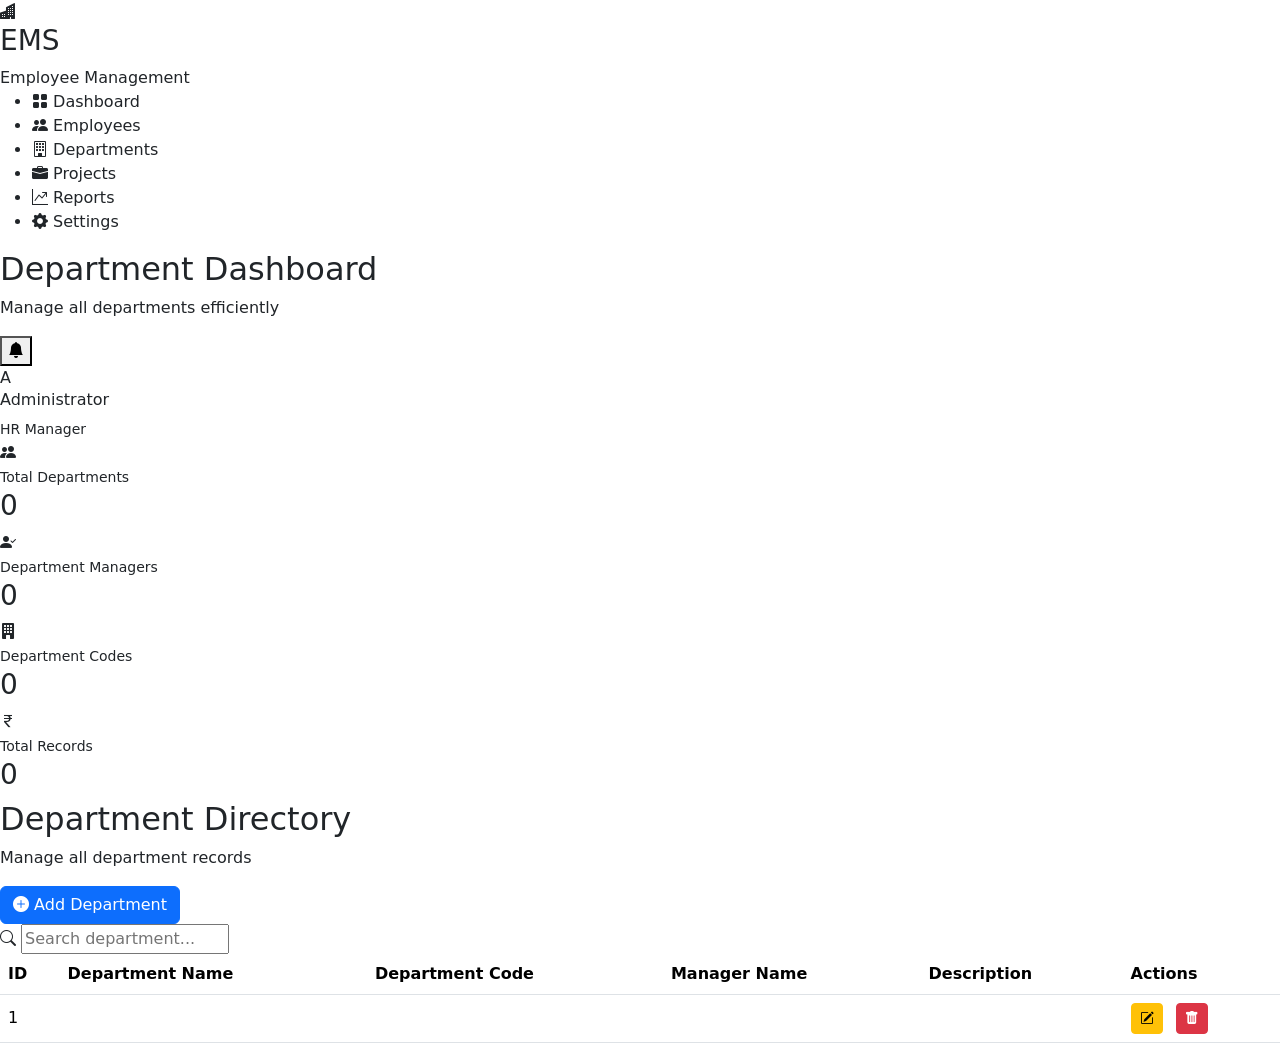
<file: src/main/resources/templates/departments.html>
<!DOCTYPE html>
<html xmlns:th="http://www.thymeleaf.org">

<head>

    <meta charset="UTF-8">
    <meta name="viewport" content="width=device-width, initial-scale=1.0">

    <title>Department Management System</title>

    <!-- Bootstrap -->

    <link href="https://cdn.jsdelivr.net/npm/bootstrap@5.3.3/dist/css/bootstrap.min.css" rel="stylesheet">

    <!-- Bootstrap Icons -->

    <link rel="stylesheet" href="https://cdn.jsdelivr.net/npm/bootstrap-icons@1.11.3/font/bootstrap-icons.min.css">

    <!-- Custom CSS -->

    <link rel="stylesheet" th:href="@{/css/style.css}">

</head>

<body>

    <div class="wrapper">

        <!-- ========================= SIDEBAR ========================= -->

        <aside class="sidebar">

            <div class="logo">

                <i class="bi bi-buildings-fill"></i>

                <div>

                    <h3>EMS</h3>

                    <span>Employee Management</span>

                </div>

            </div>

            <ul class="menu">

                <li class="active">
                    <a th:href="@{/employees}">
                        <i class="bi bi-grid-fill"></i>
                        Dashboard
                    </a>
                </li>

                <li>
                    <a th:href="@{/employees}">
                        <i class="bi bi-people-fill"></i>
                        Employees
                    </a>
                </li>

                <li>
                    <a th:href="@{/departments}">
                        <i class="bi bi-building"></i>
                        Departments
                    </a>
                </li>
                <li>
                    <a th:href="@{/projects}">
                        <i class="bi bi-briefcase-fill"></i>
                        Projects
                    </a>
                </li>

                <li>
                    <a th:href="@{/reports}">
                        <i class="bi bi-graph-up-arrow"></i>
                        Reports
                    </a>
                </li>

                <li>
                    <a th:href="@{/settings}">
                        <i class="bi bi-gear-fill"></i>
                        Settings
                    </a>
                </li>

            </ul>

        </aside>

        <!-- ========================= MAIN CONTENT ========================= -->

        <div class="main-content">

            <!-- ================= TOPBAR ================= -->

            <div class="topbar">

                <div>

                    <h2>Department Dashboard</h2>

                    <p>

                        Manage all departments efficiently

                    </p>

                </div>

                <div class="top-right">

                    <button class="notification">

                        <i class="bi bi-bell-fill"></i>

                    </button>

                    <div class="admin">

                        <div class="avatar">

                            A

                        </div>

                        <div>

                            <h6>Administrator</h6>

                            <small>

                                HR Manager

                            </small>

                        </div>

                    </div>

                </div>

            </div>

            <!-- ================= DASHBOARD CARDS ================= -->

            <div class="cards">

                <!-- Card 1 -->

                <div class="dashboard-card">

                    <div class="icon blue">

                        <i class="bi bi-people-fill"></i>

                    </div>

                    <div>

                        <small>Total Departments</small>
                        <h3 th:text="${departments.size()}">0</h3>

                    </div>

                </div>

                <!-- Card 2 -->

                <div class="dashboard-card">

                    <div class="icon green">

                        <i class="bi bi-person-check-fill"></i>

                    </div>

                    <div>

                        <small>Department Managers</small>
                        <h3 th:text="${departments.size()}">0</h3>
                    </div>

                </div>
                <!-- Card 3 -->

                <div class="dashboard-card">

                    <div class="icon orange">

                        <i class="bi bi-building-fill"></i>

                    </div>

                    <div>

                        <small>Department Codes</small>
                        <h3 th:text="${departments.size()}">0</h3>

                    </div>

                </div>

                <!-- Card 4 -->

                <div class="dashboard-card">

                    <div class="icon purple">

                        <i class="bi bi-currency-rupee"></i>

                    </div>

                    <div>

                        <small>Total Records</small>

                        <h3 th:text="${departments.size()}">0</h3>

                    </div>

                </div>

            </div>

            <!-- ================= EMPLOYEE DIRECTORY ================= -->

            <div class="table-card">

                <div class="table-header">

                    <div>

                        <h2>Department Directory</h2>
                        <p>Manage all department records</p>

                    </div>

                    <a th:href="@{/departments/new}" class="btn btn-primary add-btn">

                        <i class="bi bi-plus-circle-fill"></i>

                        Add Department

                    </a>

                </div>

                <!-- Search Box -->

                <div class="search-box">

                    <i class="bi bi-search"></i>

                    <input type="text" id="searchInput" placeholder="Search department...">

                </div>

                <div class="table-responsive">

                    <table class="table align-middle">

                        <thead>
                            <tr>
                                <th>ID</th>
                                <th>Department Name</th>
                                <th>Department Code</th>
                                <th>Manager Name</th>
                                <th>Description</th>
                                <th>Actions</th>
                            </tr>
                        </thead>

                        <tbody>

                            <tr th:each="department : ${departments}">

                                <td>
                                    <span class="id-badge" th:text="${department.id}">1</span>
                                </td>

                                <td th:text="${department.departmentName}"></td>

                                <td th:text="${department.departmentCode}"></td>

                                <td th:text="${department.managerName}"></td>

                                <td th:text="${department.description}"></td>

                                <td>

                                    <a th:href="@{/departments/edit/{id}(id=${department.id})}"
                                        class="btn btn-warning btn-sm">

                                        <i class="bi bi-pencil-square"></i>

                                    </a>

                                    <a th:href="@{/departments/{id}(id=${department.id})}"
                                        class="btn btn-danger btn-sm ms-2"
                                        onclick="return confirm('Are you sure you want to delete this department?')">

                                        <i class="bi bi-trash-fill"></i>

                                    </a>

                                </td>

                            </tr>

                        </tbody>
                    </table>

                </div>

            </div>
        </div>

    </div>

    <script>

        const searchInput = document.getElementById("searchInput");

        if (searchInput) {

            searchInput.addEventListener("keyup", function () {

                let filter = this.value.toLowerCase();

                let rows = document.querySelectorAll("tbody tr");

                rows.forEach(function (row) {

                    let text = row.innerText.toLowerCase();

                    if (text.indexOf(filter) > -1) {

                        row.style.display = "";

                    } else {

                        row.style.display = "none";

                    }

                });

            });

        }

    </script>

    <script src="https://cdn.jsdelivr.net/npm/bootstrap@5.3.3/dist/js/bootstrap.bundle.min.js"></script>

</body>

</html>
</file>
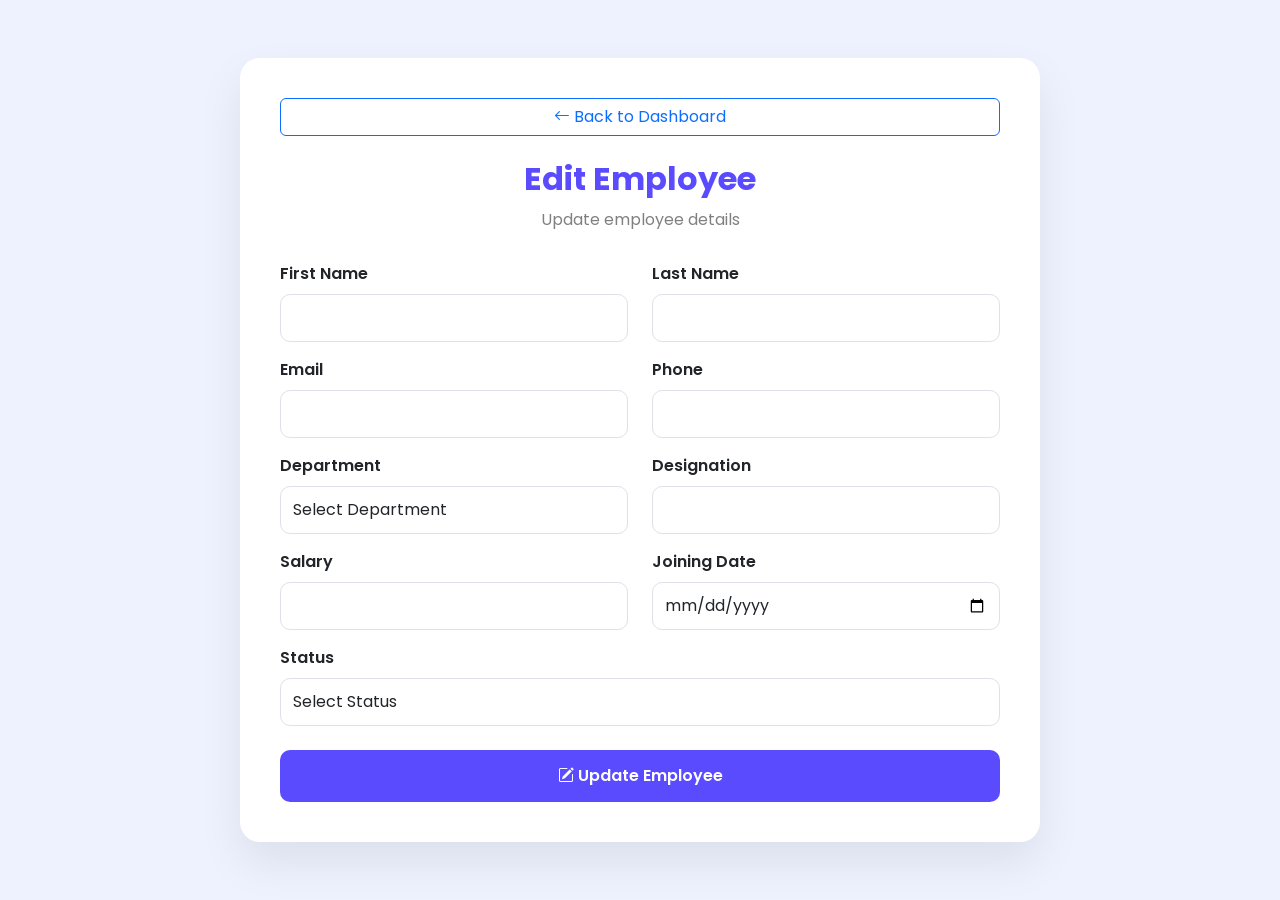
<file: src/main/resources/templates/edit_employee.html>
<!DOCTYPE html>
<html xmlns:th="http://www.thymeleaf.org">

<head>

    <meta charset="UTF-8">
    <meta name="viewport" content="width=device-width, initial-scale=1">

    <title>Edit Employee</title>

    <!-- Bootstrap -->
    <link href="https://cdn.jsdelivr.net/npm/bootstrap@5.3.3/dist/css/bootstrap.min.css"
          rel="stylesheet">

    <!-- Bootstrap Icons -->
    <link rel="stylesheet"
          href="https://cdn.jsdelivr.net/npm/bootstrap-icons@1.11.3/font/bootstrap-icons.min.css">

    <!-- Google Font -->
    <link href="https://fonts.googleapis.com/css2?family=Poppins:wght@300;400;500;600;700&display=swap"
          rel="stylesheet">

    <style>

        *{
            margin:0;
            padding:0;
            box-sizing:border-box;
            font-family:'Poppins',sans-serif;
        }

        body{
            background:#EEF2FF;
            min-height:100vh;
            display:flex;
            justify-content:center;
            align-items:center;
            padding:40px;
        }

        .card{
            width:800px;
            border:none;
            border-radius:20px;
            padding:40px;
            box-shadow:0 20px 45px rgba(0,0,0,.08);
        }

        h2{
            text-align:center;
            font-weight:700;
            color:#5B4BFF;
            margin-bottom:10px;
        }

        p{
            text-align:center;
            color:gray;
            margin-bottom:30px;
        }

        .form-label{
            font-weight:600;
        }

        .form-control{
            border-radius:10px;
            height:48px;
        }

        .btn-update{
            width:100%;
            background:#5B4BFF;
            color:white;
            height:52px;
            border:none;
            border-radius:10px;
            font-weight:600;
        }

        .btn-update:hover{
            background:#4338CA;
        }

    </style>

</head>

<body>

<div class="card">

    <a th:href="@{/employees}" class="btn btn-outline-primary mb-4">

        <i class="bi bi-arrow-left"></i>

        Back to Dashboard

    </a>

    <h2>Edit Employee</h2>

    <p>Update employee details</p>

    <form th:action="@{/employees}"
          th:object="${employee}"
          method="post">

        <input type="hidden" th:field="*{id}">

        <div class="row">

            <div class="col-md-6 mb-3">
                <label class="form-label">First Name</label>
                <input type="text" class="form-control" th:field="*{firstName}">
            </div>

            <div class="col-md-6 mb-3">
                <label class="form-label">Last Name</label>
                <input type="text" class="form-control" th:field="*{lastName}">
            </div>

            <div class="col-md-6 mb-3">
                <label class="form-label">Email</label>
                <input type="email" class="form-control" th:field="*{email}">
            </div>

            <div class="col-md-6 mb-3">
                <label class="form-label">Phone</label>
                <input type="text" class="form-control" th:field="*{phone}">
            </div>

            <div class="col-md-6 mb-3">
                <label class="form-label">Department</label>

                <select class="form-control" th:field="*{department}">
                    <option value="">Select Department</option>
                    <option value="HR">HR</option>
                    <option value="IT">IT</option>
                    <option value="Finance">Finance</option>
                    <option value="Marketing">Marketing</option>
                    <option value="Sales">Sales</option>
                </select>

            </div>

            <div class="col-md-6 mb-3">
                <label class="form-label">Designation</label>
                <input type="text" class="form-control" th:field="*{designation}">
            </div>

            <div class="col-md-6 mb-3">
                <label class="form-label">Salary</label>
                <input type="number" class="form-control" th:field="*{salary}">
            </div>

            <div class="col-md-6 mb-3">
                <label class="form-label">Joining Date</label>
                <input type="date" class="form-control" th:field="*{joiningDate}">
            </div>

            <div class="col-md-12 mb-4">

                <label class="form-label">Status</label>

                <select class="form-control" th:field="*{status}">
                    <option value="">Select Status</option>
                    <option value="Active">Active</option>
                    <option value="Inactive">Inactive</option>
                </select>

            </div>

        </div>

        <button type="submit" class="btn-update">

            <i class="bi bi-pencil-square"></i>

            Update Employee

        </button>

    </form>

</div>

</body>

</html>
</file>
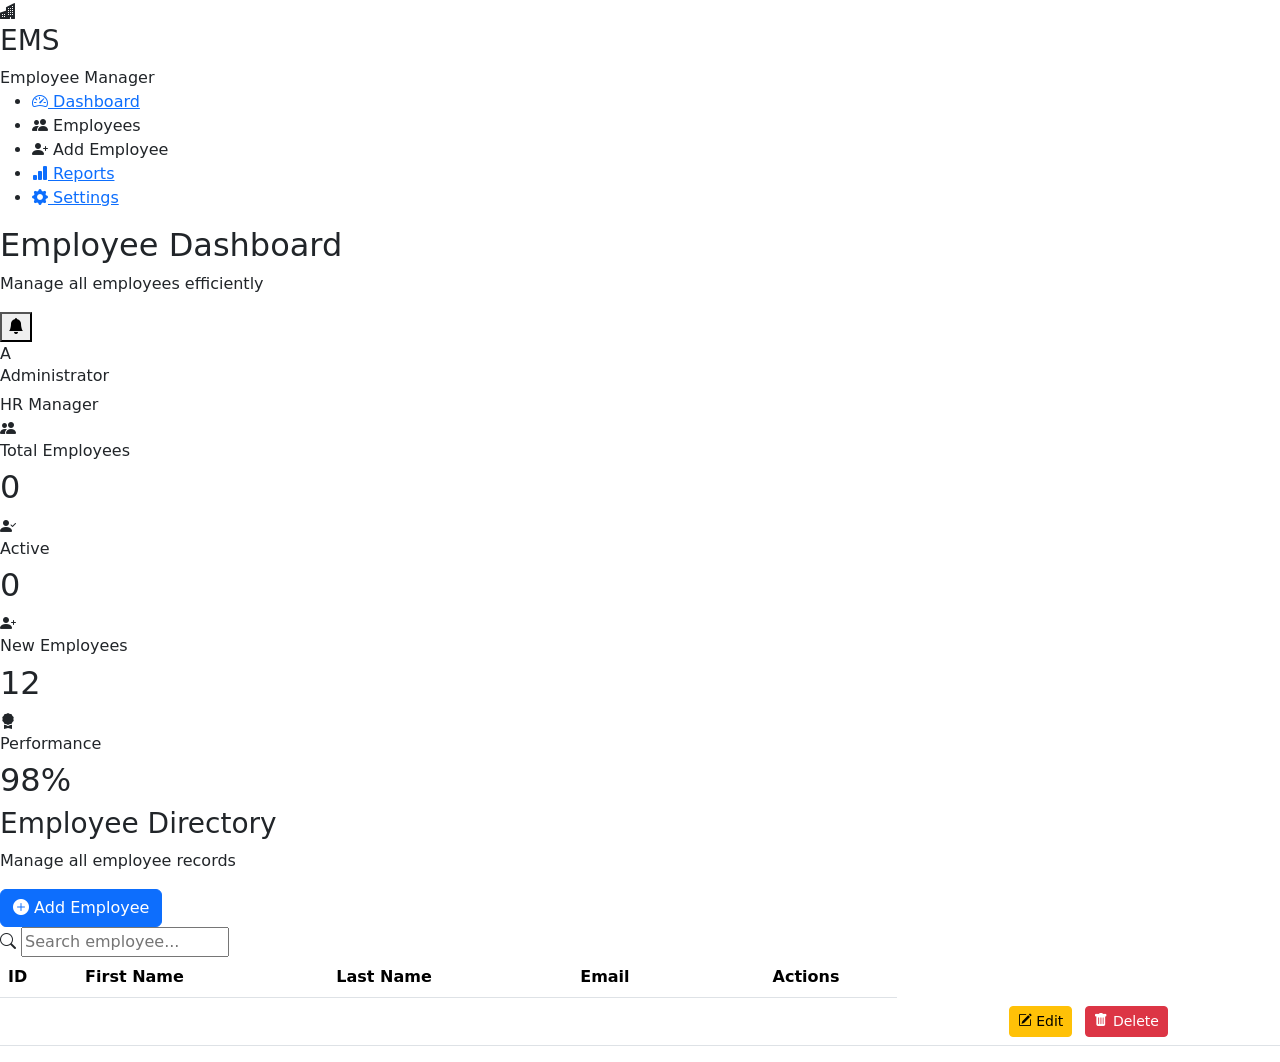
<file: src/main/resources/templates/employees.html>
<!DOCTYPE html>
<html xmlns:th="http://www.thymeleaf.org">

<head>
    <meta charset="UTF-8">
    <meta name="viewport" content="width=device-width, initial-scale=1.0">

    <title>Employee Management System</title>

    <!-- Bootstrap -->
    <link href="https://cdn.jsdelivr.net/npm/bootstrap@5.3.3/dist/css/bootstrap.min.css" rel="stylesheet">

    <!-- Bootstrap Icons -->
    <link rel="stylesheet"
          href="https://cdn.jsdelivr.net/npm/bootstrap-icons@1.11.3/font/bootstrap-icons.min.css">

    <!-- Google Font -->
    <link href="https://fonts.googleapis.com/css2?family=Poppins:wght@300;400;500;600;700&display=swap"
          rel="stylesheet">

    <!-- Custom CSS -->
    <link rel="stylesheet" th:href="@{/css/style.css}">
</head>

<body>

<div class="wrapper">

    <!-- ================= SIDEBAR ================= -->

    <aside class="sidebar">

        <div class="logo">

            <i class="bi bi-buildings-fill"></i>

            <div>

                <h3>EMS</h3>

                <span>Employee Manager</span>

            </div>

        </div>

        <ul class="menu">

            <li class="active">
                <a href="#">
                    <i class="bi bi-speedometer2"></i>
                    Dashboard
                </a>
            </li>

            <li>
                <a th:href="@{/employees}">
                    <i class="bi bi-people-fill"></i>
                    Employees
                </a>
            </li>

            <li>
                <a th:href="@{/employees/new}">
                    <i class="bi bi-person-plus-fill"></i>
                    Add Employee
                </a>
            </li>

            <li>
                <a href="#">
                    <i class="bi bi-bar-chart-fill"></i>
                    Reports
                </a>
            </li>

            <li>
                <a href="#">
                    <i class="bi bi-gear-fill"></i>
                    Settings
                </a>
            </li>

        </ul>

    </aside>

    <!-- ================= MAIN CONTENT ================= -->

    <main class="main-content">

        <!-- TOP NAVBAR -->

        <div class="topbar">

            <div>

                <h2>Employee Dashboard</h2>

                <p>Manage all employees efficiently</p>

            </div>

            <div class="top-right">

                <button class="notification">

                    <i class="bi bi-bell-fill"></i>

                </button>

                <div class="admin">

                    <div class="avatar">
                        A
                    </div>

                    <div>

                        <h6>Administrator</h6>

                        <span>HR Manager</span>

                    </div>

                </div>

            </div>

        </div>

        <!-- DASHBOARD CARDS -->

        <div class="cards">

            <div class="dashboard-card">

                <div class="icon blue">

                    <i class="bi bi-people-fill"></i>

                </div>

                <div>

                    <h6>Total Employees</h6>

                    <h2 th:text="${#lists.size(employees)}">0</h2>

                </div>

            </div>

            <div class="dashboard-card">

                <div class="icon green">

                    <i class="bi bi-person-check-fill"></i>

                </div>

                <div>

                    <h6>Active</h6>

                    <h2 th:text="${#lists.size(employees)}">0</h2>

                </div>

            </div>

            <div class="dashboard-card">

                <div class="icon orange">

                    <i class="bi bi-person-plus-fill"></i>

                </div>

                <div>

                    <h6>New Employees</h6>

                    <h2>12</h2>

                </div>

            </div>

            <div class="dashboard-card">

                <div class="icon purple">

                    <i class="bi bi-award-fill"></i>

                </div>

                <div>

                    <h6>Performance</h6>

                    <h2>98%</h2>

                </div>

            </div>

        </div>

        <!-- EMPLOYEE SECTION -->

        <div class="table-card">

            <div class="table-header">

                <div>

                    <h3>Employee Directory</h3>

                    <p>Manage all employee records</p>

                </div>

                <a th:href="@{/employees/new}" class="btn btn-primary add-btn">

                    <i class="bi bi-plus-circle-fill"></i>

                    Add Employee

                </a>

            </div>

            <div class="search-box">

                <i class="bi bi-search"></i>

                <input
                        type="text"
                        id="searchInput"
                        placeholder="Search employee..."
                >

            </div>

            <div class="table-responsive">

                <table class="table align-middle">

                    <thead>

                    <tr>

                        <th>ID</th>

                        <th>First Name</th>

                        <th>Last Name</th>

                        <th>Email</th>

                        <th class="text-center">
                            Actions
                        </th>

                    </tr>

                    </thead>

                    <tbody>

                    <tr th:each="employee : ${employees}">

                        <td>

                            <span class="id-badge"
                                  th:text="${employee.id}">
                            </span>

                        </td>

                        <td th:text="${employee.firstName}"></td>

                        <td th:text="${employee.lastName}"></td>

                        <td th:text="${employee.email}"></td>

                        <td class="text-center">
                            <td class="text-center">

    <a th:href="@{/employees/edit/{id}(id=${employee.id})}"
       class="btn btn-warning btn-sm me-2">

        <i class="bi bi-pencil-square"></i>

        Edit

    </a>

    <a th:href="@{/employees/{id}(id=${employee.id})}"
       class="btn btn-danger btn-sm"
       onclick="return confirm('Are you sure you want to delete this employee?')">

        <i class="bi bi-trash-fill"></i>

        Delete

    </a>

</td>
</file>
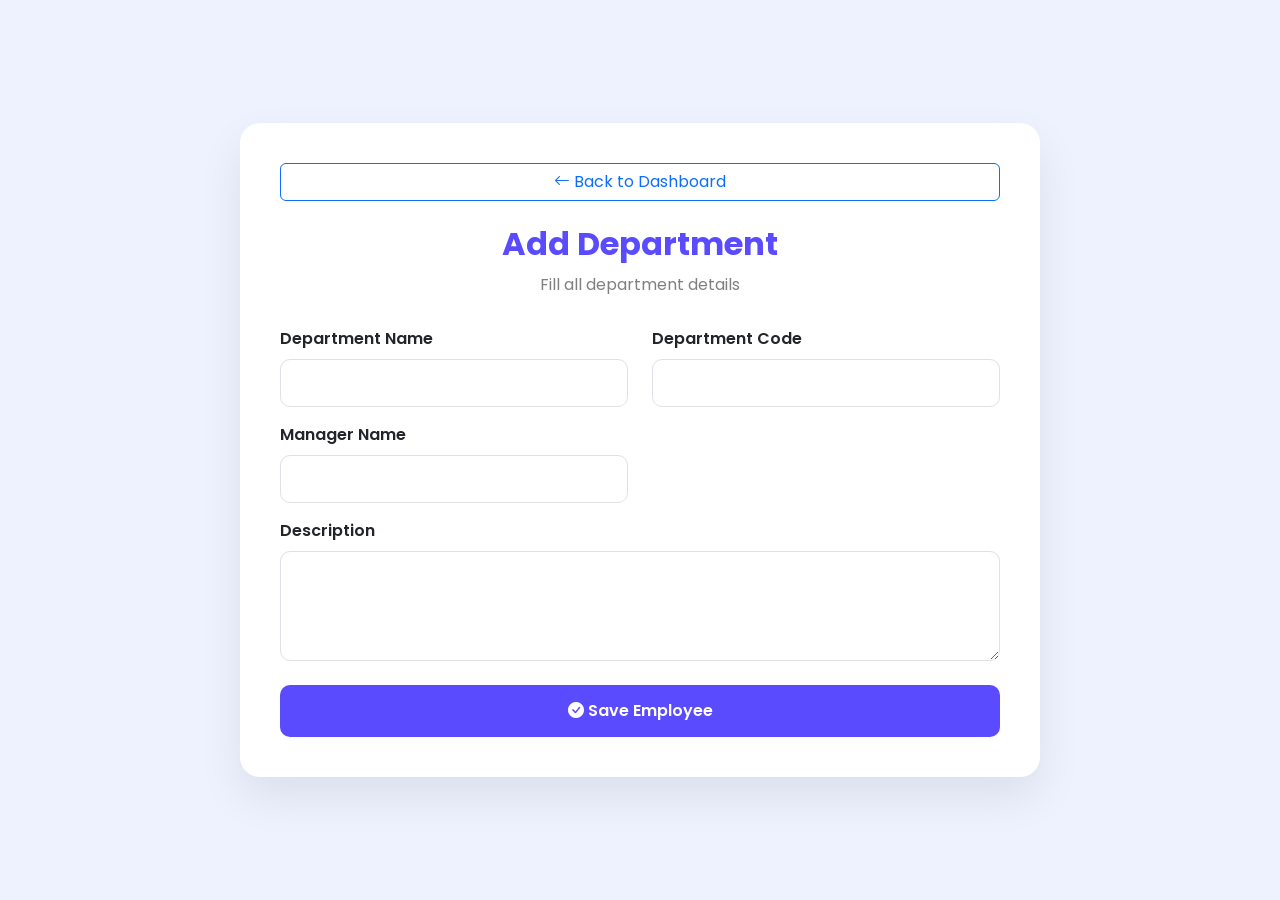
<file: src/main/resources/templates/new_department.html>
<!DOCTYPE html>
<html xmlns:th="http://www.thymeleaf.org">

<head>

    <meta charset="UTF-8">
    <meta name="viewport" content="width=device-width, initial-scale=1">

    <title>Add Department</title>

    <!-- Bootstrap -->
    <link href="https://cdn.jsdelivr.net/npm/bootstrap@5.3.3/dist/css/bootstrap.min.css" rel="stylesheet">

    <!-- Bootstrap Icons -->
    <link rel="stylesheet" href="https://cdn.jsdelivr.net/npm/bootstrap-icons@1.11.3/font/bootstrap-icons.min.css">

    <!-- Google Font -->
    <link href="https://fonts.googleapis.com/css2?family=Poppins:wght@300;400;500;600;700&display=swap"
        rel="stylesheet">

    <style>
        * {
            margin: 0;
            padding: 0;
            box-sizing: border-box;
            font-family: 'Poppins', sans-serif;
        }

        body {
            background: #EEF2FF;
            min-height: 100vh;
            display: flex;
            justify-content: center;
            align-items: center;
            padding: 40px;
        }

        .card {
            width: 800px;
            border: none;
            border-radius: 20px;
            padding: 40px;
            box-shadow: 0 20px 45px rgba(0, 0, 0, .08);
        }

        h2 {
            text-align: center;
            font-weight: 700;
            color: #5B4BFF;
            margin-bottom: 10px;
        }

        p {
            text-align: center;
            color: gray;
            margin-bottom: 30px;
        }

        .form-label {
            font-weight: 600;
        }

        .form-control {
            border-radius: 10px;
            height: 48px;
        }

        .btn-save {
            width: 100%;
            background: #5B4BFF;
            color: white;
            height: 52px;
            border: none;
            border-radius: 10px;
            font-weight: 600;
        }

        .btn-save:hover {
            background: #4338CA;
        }
    </style>

</head>

<body>

    <div class="card">

        <a th:href="@{/employees}" class="btn btn-outline-primary mb-4">
            <i class="bi bi-arrow-left"></i>

            Back to Dashboard

        </a>

        <h2>Add Department</h2>

        <p>Fill all department details</p>

        <form th:action="@{/departments}" th:object="${department}" method="post">

            <div class="row">

                <div class="col-md-6 mb-3">
                    <label class="form-label">Department Name</label>
                    <input type="text" class="form-control" th:field="*{departmentName}" required>
                </div>

                <div class="col-md-6 mb-3">
                    <label class="form-label">Department Code</label>
                    <input type="text" class="form-control" th:field="*{departmentCode}" required>
                </div>

                <div class="col-md-6 mb-3">
                    <label class="form-label">Manager Name</label>
                    <input type="text" class="form-control" th:field="*{managerName}" required>
                </div>

                <div class="col-md-12 mb-4">
                    <label class="form-label">Description</label>
                    <textarea class="form-control" rows="4" th:field="*{description}" style="height:auto;"></textarea>
                </div>

            </div>

            <button type="submit" class="btn-save">

                <i class="bi bi-check-circle-fill"></i>

                Save Employee

            </button>

        </form>

    </div>

</body>

</html>
</file>
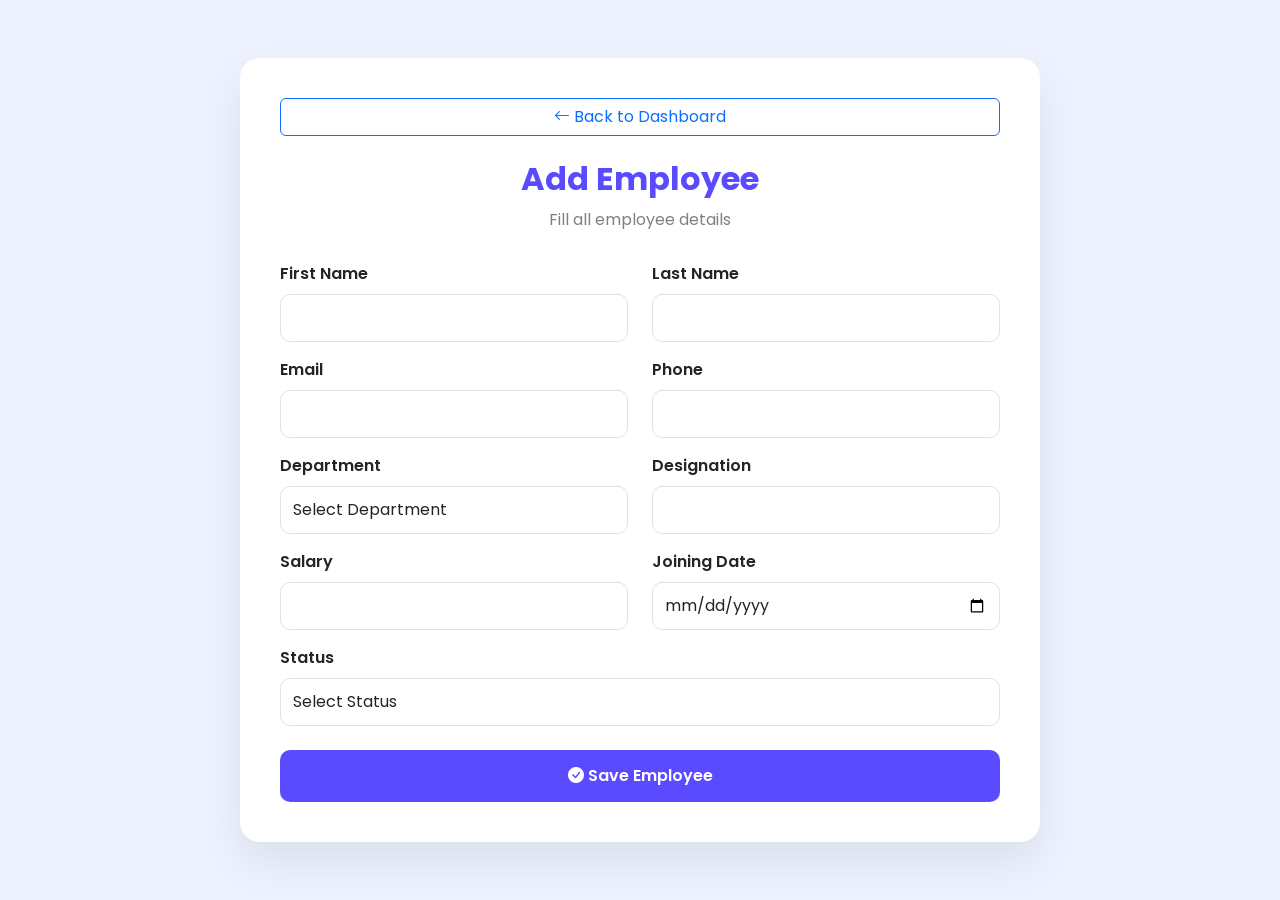
<file: src/main/resources/templates/new_employee.html>
<!DOCTYPE html>
<html xmlns:th="http://www.thymeleaf.org">

<head>

    <meta charset="UTF-8">
    <meta name="viewport" content="width=device-width, initial-scale=1">

    <title>Add Employee</title>

    <!-- Bootstrap -->
    <link href="https://cdn.jsdelivr.net/npm/bootstrap@5.3.3/dist/css/bootstrap.min.css"
          rel="stylesheet">

    <!-- Bootstrap Icons -->
    <link rel="stylesheet"
          href="https://cdn.jsdelivr.net/npm/bootstrap-icons@1.11.3/font/bootstrap-icons.min.css">

    <!-- Google Font -->
    <link href="https://fonts.googleapis.com/css2?family=Poppins:wght@300;400;500;600;700&display=swap"
          rel="stylesheet">

    <style>

        *{
            margin:0;
            padding:0;
            box-sizing:border-box;
            font-family:'Poppins',sans-serif;
        }

        body{
            background:#EEF2FF;
            min-height:100vh;
            display:flex;
            justify-content:center;
            align-items:center;
            padding:40px;
        }

        .card{
            width:800px;
            border:none;
            border-radius:20px;
            padding:40px;
            box-shadow:0 20px 45px rgba(0,0,0,.08);
        }

        h2{
            text-align:center;
            font-weight:700;
            color:#5B4BFF;
            margin-bottom:10px;
        }

        p{
            text-align:center;
            color:gray;
            margin-bottom:30px;
        }

        .form-label{
            font-weight:600;
        }

        .form-control{
            border-radius:10px;
            height:48px;
        }

        .btn-save{
            width:100%;
            background:#5B4BFF;
            color:white;
            height:52px;
            border:none;
            border-radius:10px;
            font-weight:600;
        }

        .btn-save:hover{
            background:#4338CA;
        }

    </style>

</head>

<body>

<div class="card">

    <a th:href="@{/employees}" class="btn btn-outline-primary mb-4">

        <i class="bi bi-arrow-left"></i>

        Back to Dashboard

    </a>

    <h2>Add Employee</h2>

    <p>Fill all employee details</p>

    <form th:action="@{/employees}"
          th:object="${employee}"
          method="post">

        <div class="row">

            <div class="col-md-6 mb-3">
                <label class="form-label">First Name</label>
                <input type="text"
                       class="form-control"
                       th:field="*{firstName}">
            </div>

            <div class="col-md-6 mb-3">
                <label class="form-label">Last Name</label>
                <input type="text"
                       class="form-control"
                       th:field="*{lastName}">
            </div>

            <div class="col-md-6 mb-3">
                <label class="form-label">Email</label>
                <input type="email"
                       class="form-control"
                       th:field="*{email}">
            </div>

            <div class="col-md-6 mb-3">
                <label class="form-label">Phone</label>
                <input type="text"
                       class="form-control"
                       th:field="*{phone}">
            </div>

            <div class="col-md-6 mb-3">
                <label class="form-label">Department</label>

                <select class="form-control"
                        th:field="*{department}">

                    <option value="">Select Department</option>
                    <option value="HR">HR</option>
                    <option value="IT">IT</option>
                    <option value="Finance">Finance</option>
                    <option value="Marketing">Marketing</option>
                    <option value="Sales">Sales</option>

                </select>

            </div>

            <div class="col-md-6 mb-3">
                <label class="form-label">Designation</label>
                <input type="text"
                       class="form-control"
                       th:field="*{designation}">
            </div>

            <div class="col-md-6 mb-3">
                <label class="form-label">Salary</label>
                <input type="number"
                       class="form-control"
                       th:field="*{salary}">
            </div>

            <div class="col-md-6 mb-3">
                <label class="form-label">Joining Date</label>
                <input type="date"
                       class="form-control"
                       th:field="*{joiningDate}">
            </div>

            <div class="col-md-12 mb-4">

                <label class="form-label">Status</label>

                <select class="form-control"
                        th:field="*{status}">

                    <option value="">Select Status</option>
                    <option value="Active">Active</option>
                    <option value="Inactive">Inactive</option>

                </select>

            </div>

        </div>

        <button type="submit" class="btn-save">

            <i class="bi bi-check-circle-fill"></i>

            Save Employee

        </button>

    </form>

</div>

</body>

</html>
</file>
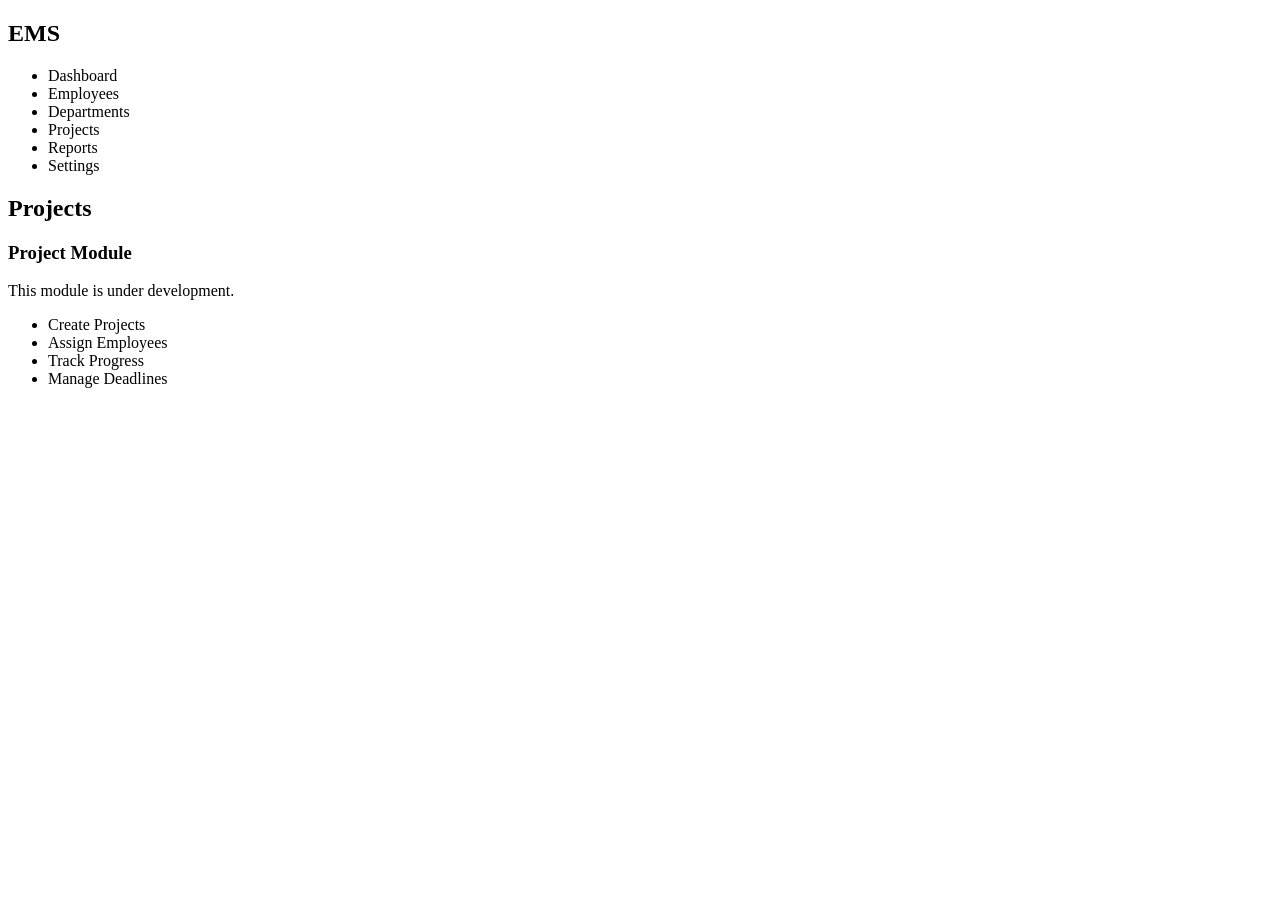
<file: src/main/resources/templates/projects.html>
<!DOCTYPE html>
<html xmlns:th="http://www.thymeleaf.org">
<head>
    <meta charset="UTF-8">
    <title>Projects</title>

    <link rel="stylesheet" th:href="@{/css/style.css}">
</head>

<body>

<div class="container">

    <div class="sidebar">
        <h2>EMS</h2>

        <ul>
            <li><a th:href="@{/employees}">Dashboard</a></li>
            <li><a th:href="@{/employees}">Employees</a></li>
            <li><a th:href="@{/departments}">Departments</a></li>
            <li><a th:href="@{/projects}">Projects</a></li>
            <li><a th:href="@{/reports}">Reports</a></li>
            <li><a th:href="@{/settings}">Settings</a></li>
        </ul>
    </div>

    <div class="main-content">

        <div class="topbar">
            <h2>Projects</h2>
        </div>

        <div class="table-container">
            <h3>Project Module</h3>

            <p>This module is under development.</p>

            <ul>
                <li>Create Projects</li>
                <li>Assign Employees</li>
                <li>Track Progress</li>
                <li>Manage Deadlines</li>
            </ul>

        </div>

    </div>

</div>

</body>
</html>
</file>
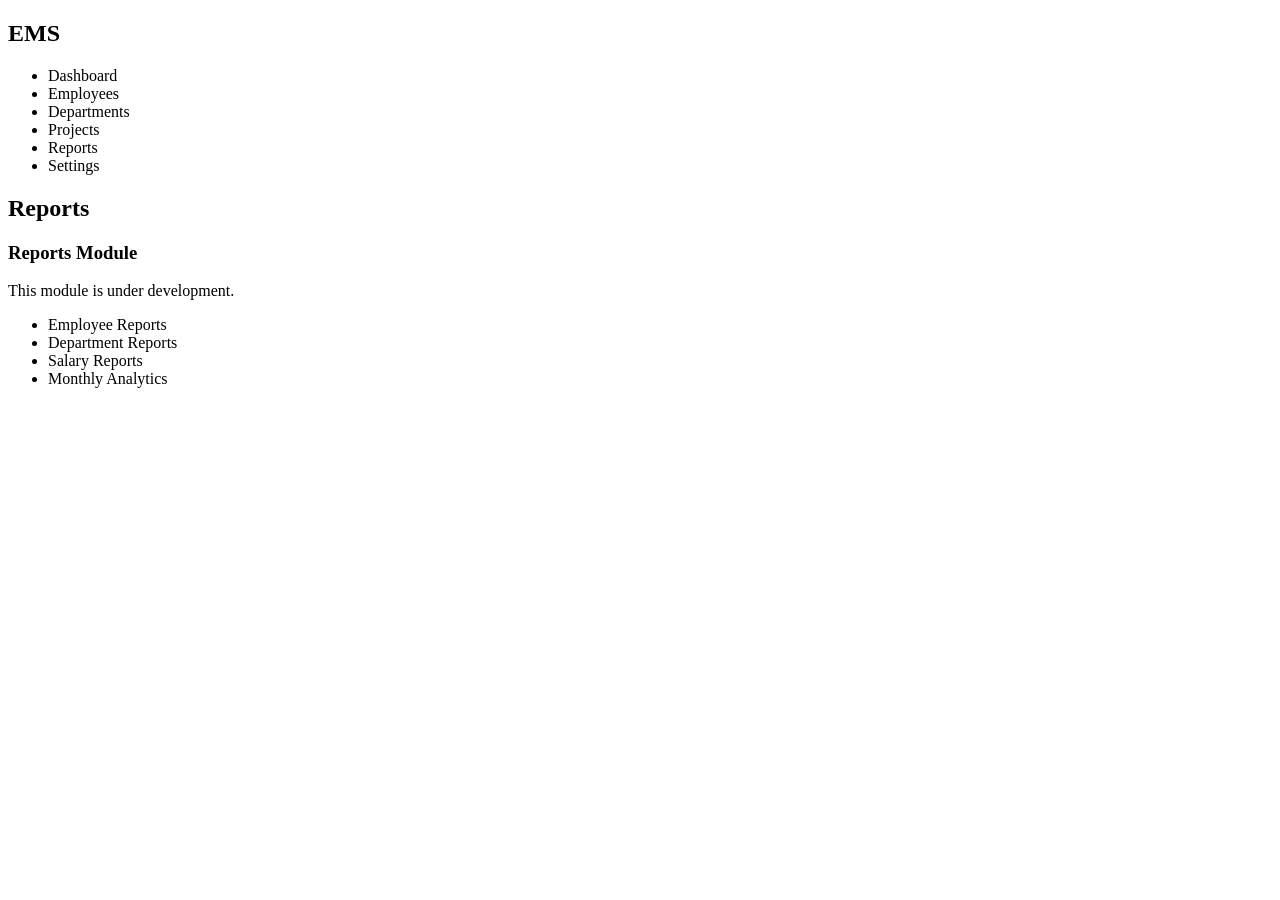
<file: src/main/resources/templates/reports.html>
<!DOCTYPE html>
<html xmlns:th="http://www.thymeleaf.org">
<head>
    <meta charset="UTF-8">
    <title>Reports</title>

    <link rel="stylesheet" th:href="@{/css/style.css}">
</head>

<body>

<div class="container">

    <div class="sidebar">
        <h2>EMS</h2>

        <ul>
            <li><a th:href="@{/employees}">Dashboard</a></li>
            <li><a th:href="@{/employees}">Employees</a></li>
            <li><a th:href="@{/departments}">Departments</a></li>
            <li><a th:href="@{/projects}">Projects</a></li>
            <li><a th:href="@{/reports}">Reports</a></li>
            <li><a th:href="@{/settings}">Settings</a></li>
        </ul>
    </div>

    <div class="main-content">

        <div class="topbar">
            <h2>Reports</h2>
        </div>

        <div class="table-container">
            <h3>Reports Module</h3>

            <p>This module is under development.</p>

            <ul>
                <li>Employee Reports</li>
                <li>Department Reports</li>
                <li>Salary Reports</li>
                <li>Monthly Analytics</li>
            </ul>

        </div>

    </div>

</div>

</body>
</html>
</file>
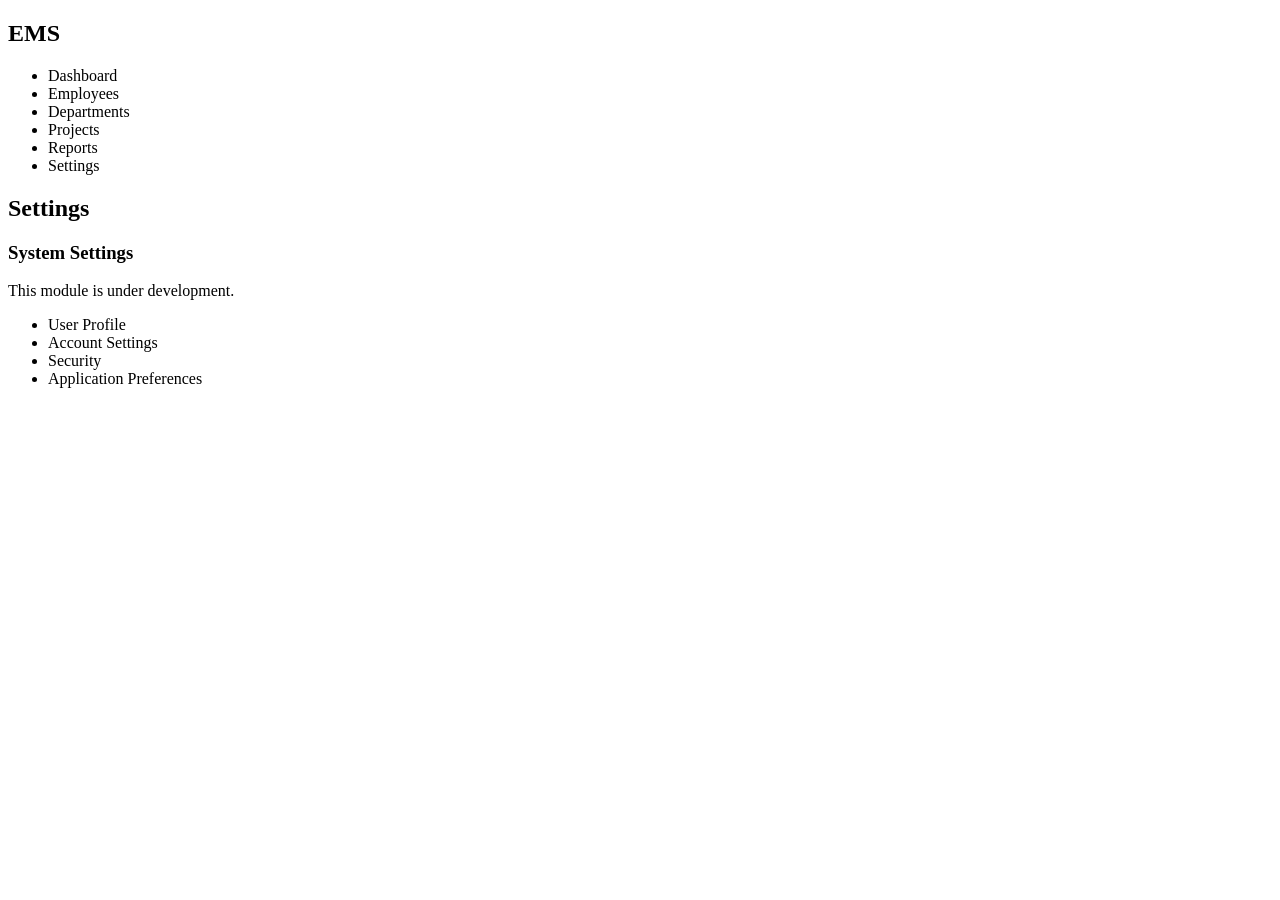
<file: src/main/resources/templates/settings.html>
<!DOCTYPE html>
<html xmlns:th="http://www.thymeleaf.org">
<head>
    <meta charset="UTF-8">
    <title>Settings</title>

    <link rel="stylesheet" th:href="@{/css/style.css}">
</head>

<body>

<div class="container">

    <div class="sidebar">
        <h2>EMS</h2>

        <ul>
            <li><a th:href="@{/employees}">Dashboard</a></li>
            <li><a th:href="@{/employees}">Employees</a></li>
            <li><a th:href="@{/departments}">Departments</a></li>
            <li><a th:href="@{/projects}">Projects</a></li>
            <li><a th:href="@{/reports}">Reports</a></li>
            <li><a th:href="@{/settings}">Settings</a></li>
        </ul>
    </div>

    <div class="main-content">

        <div class="topbar">
            <h2>Settings</h2>
        </div>

        <div class="table-container">
            <h3>System Settings</h3>

            <p>This module is under development.</p>

            <ul>
                <li>User Profile</li>
                <li>Account Settings</li>
                <li>Security</li>
                <li>Application Preferences</li>
            </ul>

        </div>

    </div>

</div>

</body>
</html>
</file>
